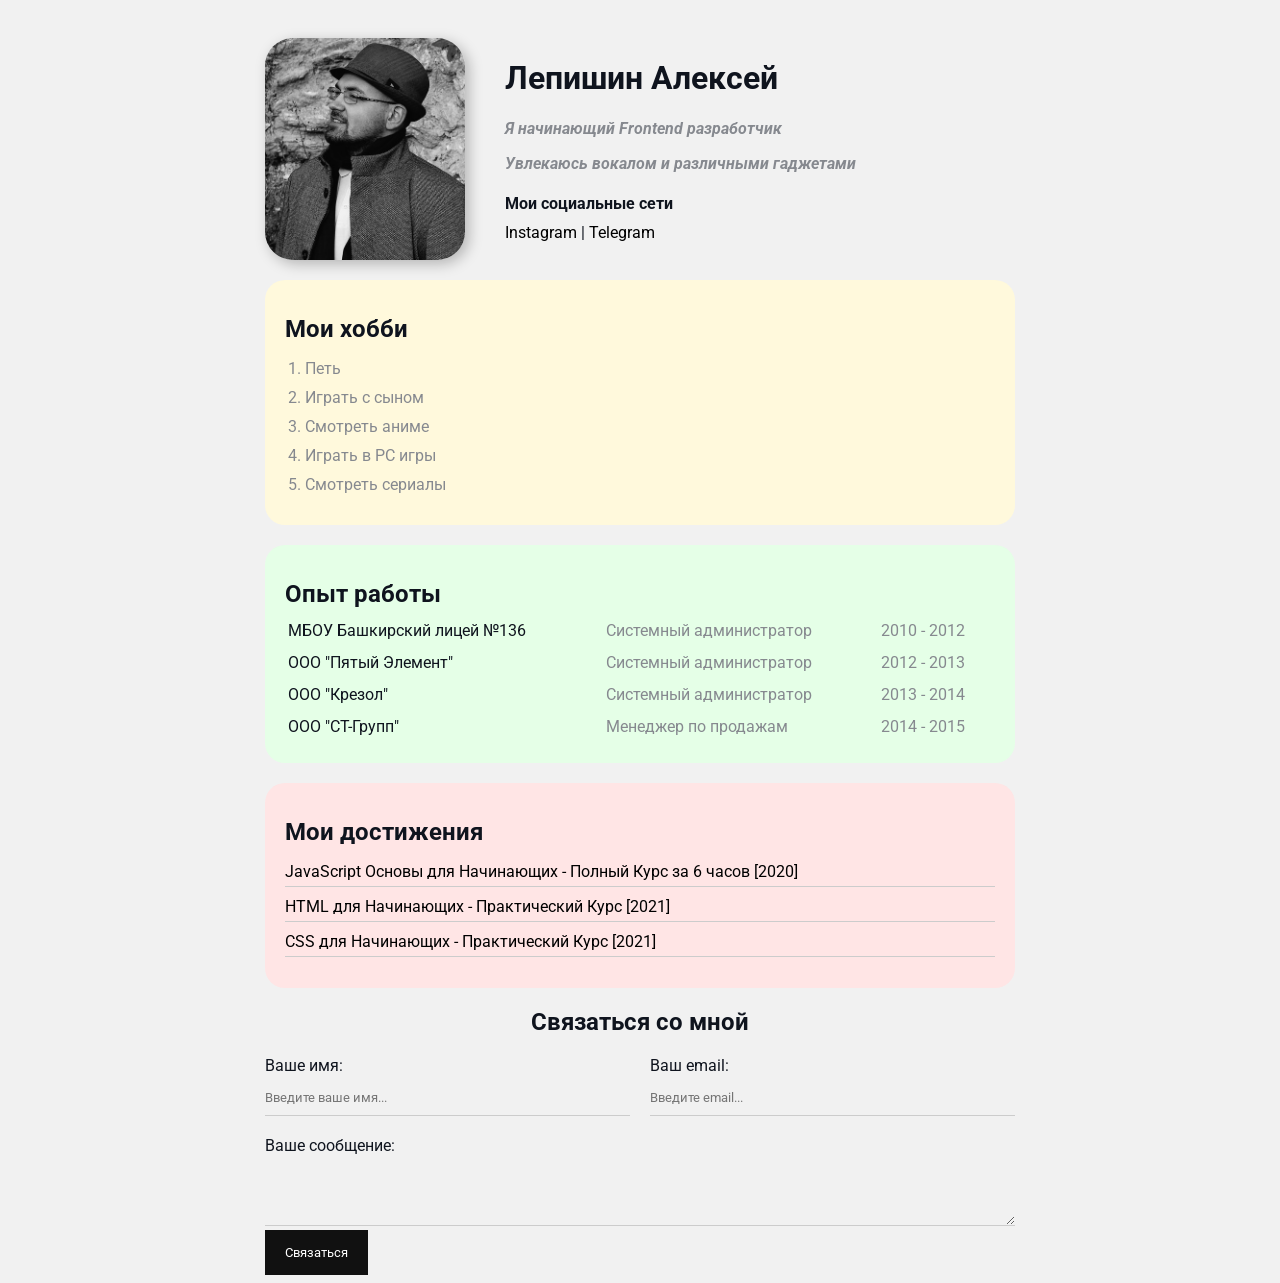
<file: index.html>
<!DOCTYPE html>
<html>
	<head>
		<meta charset="UTF-8">
		<title>Lepishin CV</title>

		<link rel="stylesheet" href="style.css">
	</head>
	<body>
		<div class="container">
			<div class="info">

				<img src="iam.jpg" alt="Тут мой avatar" class="avatar">
				
				<div class="info-text">

					<h1>Лепишин Алексей</h1>
					<p>Я начинающий <strong>Frontend</strong> разработчик</p>
					<p>Увлекаюсь вокалом и различными гаджетами</p>

					<h4>Мои социальные сети</h4>

					<a href="https://instagram.com/mrliberaty" target="_blank">Instagram</a>
					|
					<a href="https://t.me/MrLiberty" target="_blank">Telegram</a>

				</div> <!-- info-text -->
			</div> <!-- info -->

			<div class="card bg-yellow">
				<h2>Мои хобби</h2>

				<ol class="list">
					<li>Петь</li>
					<li>Играть с сыном</li>
					<li>Смотреть аниме</li>
					<li>Играть в PC игры</li>
					<li>Смотреть сериалы</li>
				</ol>
			</div> <!-- card bg-yellow -->

			<div class="card bg-green">

				<h2>Опыт работы</h2>

				<table class="table">
					<tr>
						<td>МБОУ Башкирский лицей №136</td>
						<td>Системный администратор</td>
						<td>2010 - 2012</td>
					</tr>
					<tr>
						<td>ООО "Пятый Элемент"</td>
						<td>Системный администратор</td>
						<td>2012 - 2013</td>
					</tr>
					<tr>
						<td>ООО "Крезол"</td>
						<td>Системный администратор</td>
						<td>2013 - 2014</td>
					</tr>
					<tr>
						<td>ООО "СТ-Групп"</td>
						<td>Менеджер по продажам</td>
						<td>2014 - 2015</td>
					</tr>
				</table>
			</div> <!-- card bg-green -->

			<div class="card bg-red">

				<h2>Мои достижения</h2>

				<ul class="link-list">
					<li><a href="https://www.youtube.com/watch?v=Bluxbh9CaQ0&ab_channel=%D0%92%D0%BB%D0%B0%D0%B4%D0%B8%D0%BB%D0%B5%D0%BD%D0%9C%D0%B8%D0%BD%D0%B8%D0%BD" target="_blank">JavaScript Основы для Начинающих - Полный Курс за 6 часов [2020]</a></li>
					<li><a href="https://www.youtube.com/watch?v=DOEtVdkKwcU&ab_channel=%D0%92%D0%BB%D0%B0%D0%B4%D0%B8%D0%BB%D0%B5%D0%BD%D0%9C%D0%B8%D0%BD%D0%B8%D0%BD" target="_blank">HTML для Начинающих - Практический Курс [2021]</a></li>
					<li><a href="https://www.youtube.com/watch?v=SpCUuyZZTp8" target="_blank">CSS для Начинающих - Практический Курс [2021]</a></li>
				</ul>
			</div> <!-- card bg-red -->


			
			<div class="contact">

				<h2>Связаться со мной</h2>

				<form action="/">

					<div class="row">
						<div class="form-group">
							<label for="name">Ваше имя: </label>
							<input type="text" id="name" placeholder="Введите ваше имя...">
						</div>

						<div class="form-group">
							<label for="email">Ваш email: </label>
							<input type="email" id="email" placeholder="Введите email...">
						</div>
					</div>

					<div class="form-group">
						<label for="text">Ваше сообщение: </label>
						<textarea name="" id="text" cols="15" rows="3"></textarea>
					</div>

					<input class="btn" type="submit" value="Связаться">
				</form>
			</div> <!-- contact -->

			<div class="position">
				<div class="box"></div>
			</div>

		</div> <!-- container -->
	</body>
</html>
</file>
<file: style.css>
@import url('https://fonts.googleapis.com/css2?family=Roboto&display=swap');

/* * {
	padding: 0;
	margin: 0;
} */

body {
	background-color: #f1f1f1;
	color: #0f141e;

	font-size: 16px;
	font-weight: normal;
	font-family: 'Roboto', sans-serif;
}

a {
	color: black;
	text-decoration: none;
}

a:hover {
	text-decoration: underline;
}

a:active {
	color: blue;
}

a:visited {
	color: grey;
}

.avatar {
	width: 200px;
	border-radius: 28px;
	box-shadow: 4px 4px 14px rgba(0, 0, 0, 0.25);
}

.info {
	display: flex;
	margin-bottom: 20px;
}

@media screen and (max-width: 700px) {
	.info {
		text-align: center;
		display: block;
	}
}

.info-text {
	margin-left: 40px;
}

.info-text h4 {
	margin-bottom: 10px;
}

.info p {
	color: #86898f;
	font-style: italic;
	font-weight: bold;
	text-decoration: none;
}

/* Box model */
.container {
	max-width: 750px;
	margin: auto;
	padding-top: 30px;
}

/* .social {
	background: green;
	padding: 15px;
	border: 5px solid red;
	margin: 20px;
} */

/* .box-model > div {
	float: left;
	background: #000;
	height: 200px;
	border: 4px solid red;
	width: 25%;
	box-sizing: border-box;
} */

.bg-yellow {
	background: #fff9dc;
}

.bg-green {
	background: #e5ffe7;
}

.bg-red {
	background: #ffe5e5;
}

.card {
	padding: 15px 20px;
	margin-bottom: 20px;
	border-radius: 20px;
}

.card h2 {
	margin-bottom: 10px;
}

.list {
	padding: 0 20px;
}

.list li {
	color: #86898f;
	margin-bottom: 10px;
}

.table {
	width: 100%;
}

.table td {
	padding-bottom: 10px;
}

.table td:nth-child(2), .table td:nth-child(3) {
	color:#86898f
}

.link-list {
	list-style: none;
	padding: 0;
}

.link-list li {
	margin-bottom: 10px;
	padding-bottom: 5px;
	border-bottom: 1px solid #ccc;
}

.contact h2 {
	text-align: center;
}

.form-group label {
	display: block;
	font-size: #86898f;
}

.form-group input,
.form-group textarea {
	width: 100%;
	box-sizing: border-box;
	border: none;
	background: transparent;
	border-bottom: 1px solid #ccc;
	color: #000;
	padding: 15px 0 10px;
	outline: none;
	font-family: inherit;
}

.row {
	display: flex;
	margin-bottom: 20px;
}
.row > .form-group {
	width: 50%;
}

.row .form-group:first-child {
	margin-right: 20px;
}

.btn {
	background: #111;
	padding: 15px 20px;
	color: #fff;
	border: none;
	font-family: inherit;
	cursor: pointer;
}

.btn:hover {
	opacity: 0.9;
}

/* Position */

/* .position {
	position: relative;
	border: 4px solid black;
	margin-top: 40px;
	padding: 20px;
	height: 300px;
}

.box {
	position: fixed;
	bottom: 50px;
	right: 50px;
	border-radius: 50%;
	width: 50px;
	height: 50px;
	background: lightcoral;
} */
</file>
